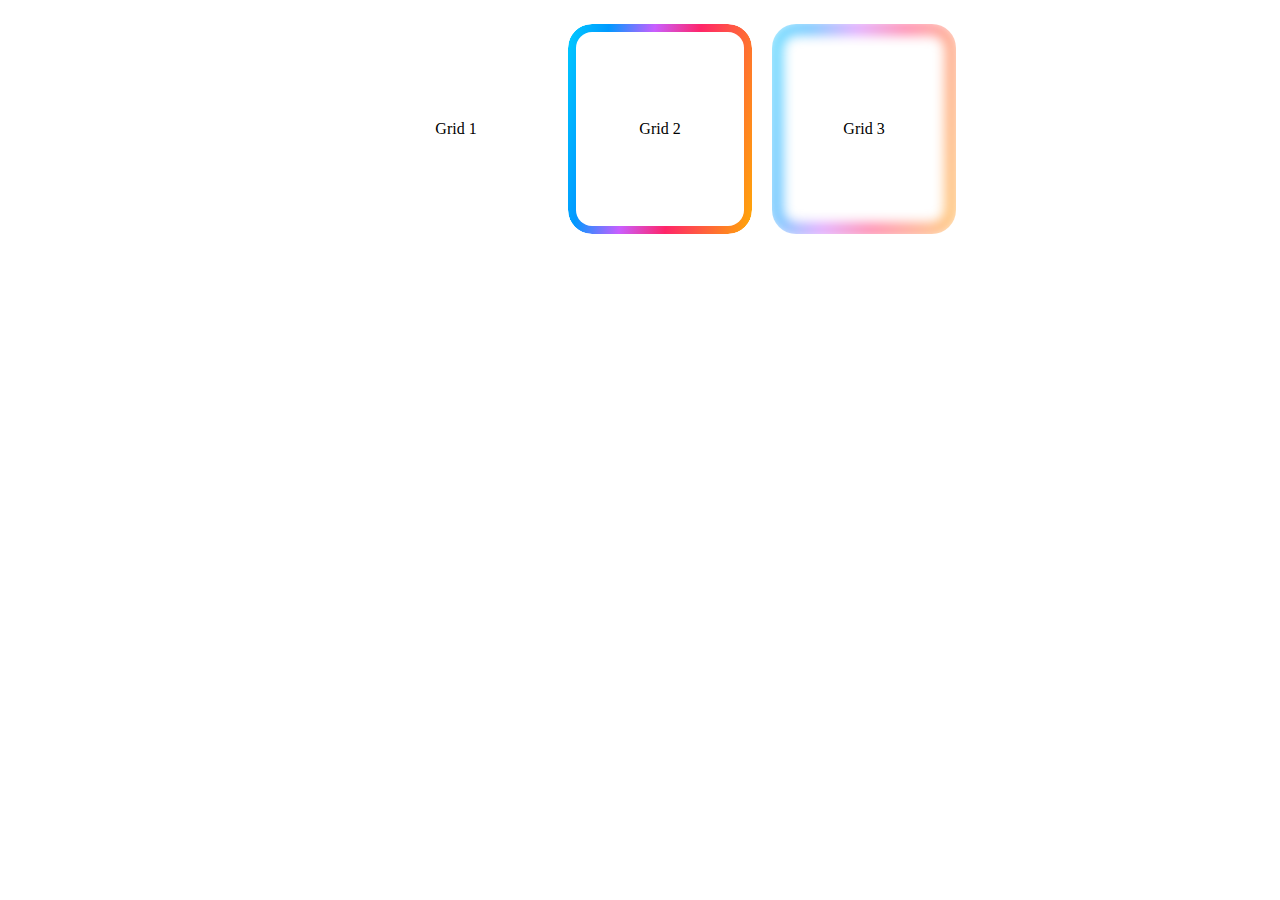
<file: mask.html>
<!DOCTYPE html>
<html lang="en">
	<head>
		<meta charset="UTF-8" />
		<meta name="viewport" content="width=device-width, initial-scale=1.0" />
		<title>Mask Test</title>
	</head>
	<style>
		ul,
		li {
			text-decoration: none;
			list-style: none;
		}

		p {
			margin: 0;
			padding: 0;
		}

		.content-wrapper {
			width: 100%;
			height: 100%;
			display: flex;
			align-items: center;
			justify-content: center;
		}
		.grid-container {
			min-width: 50%;
		}
		.grid {
			display: grid;
			grid-template-areas: "grid-1 grid-2 grid-3";
			gap: 20px;
		}

		.grid-fx-glow {
			--gradient: linear-gradient(100deg, #00d0ff, #09f 20%, #c95eff 40%, #ff2569 60%, #ffb000);
			position: absolute;
			inset: 0;
			z-index: 0;
		}

		.grid-item {
			position: relative;
			border-radius: 24px;
			min-height: 210px;
			/* border: 1px solid rgba(0, 0, 0, 0.1); */
			display: flex;
			align-items: center;
			overflow: hidden;
			justify-content: center;
			padding: 40px;
			box-sizing: border-box;

			p {
				z-index: 1;
			}

			&:nth-child(1) .grid-fx-glow {
				filter: blur(9px);
			}

			&:nth-child(2) .grid-fx-glow {
				--s: calc(100% + 24px);
				background: var(--gradient) 50% / var(--s) var(--s);
				mask: linear-gradient(transparent, transparent), linear-gradient(hsl(0, 0%, 100%), hsl(0, 0%, 100%));
				mask-composite: intersect;
				mask-clip: content-box, border-box;
				border: 8px solid transparent;
				border-radius: 24px;
			}

			&:nth-child(3) .grid-fx-glow {
				--s: calc(120%);
				filter: blur(7px);

				&::before {
					border: 8px solid transparent;
					pointer-events: none;
					content: "";
					position: absolute;
					inset: 0;
					z-index: 0;
					background: var(--gradient) 50% / var(--s) var(--s);
					mask: linear-gradient(transparent, transparent), linear-gradient(hsl(0, 0%, 100%), hsl(0, 0%, 100%));
					mask-clip: padding-box, border-box;
					mask-composite: intersect;
					border-radius: 24px;
				}
			}
		}
	</style>
	<body>
		<div class="content-wrapper">
			<div class="grid-container">
				<ul class="grid">
					<li class="grid-item">
						<div class="grid-fx-glow"></div>
						<p>Grid 1</p>
					</li>
					<li class="grid-item">
						<div class="grid-fx-glow"></div>
						<p>Grid 2</p>
					</li>
					<li class="grid-item">
						<div class="grid-fx-glow"></div>
						<p>Grid 3</p>
					</li>
				</ul>
			</div>
		</div>
	</body>
</html>
</file>
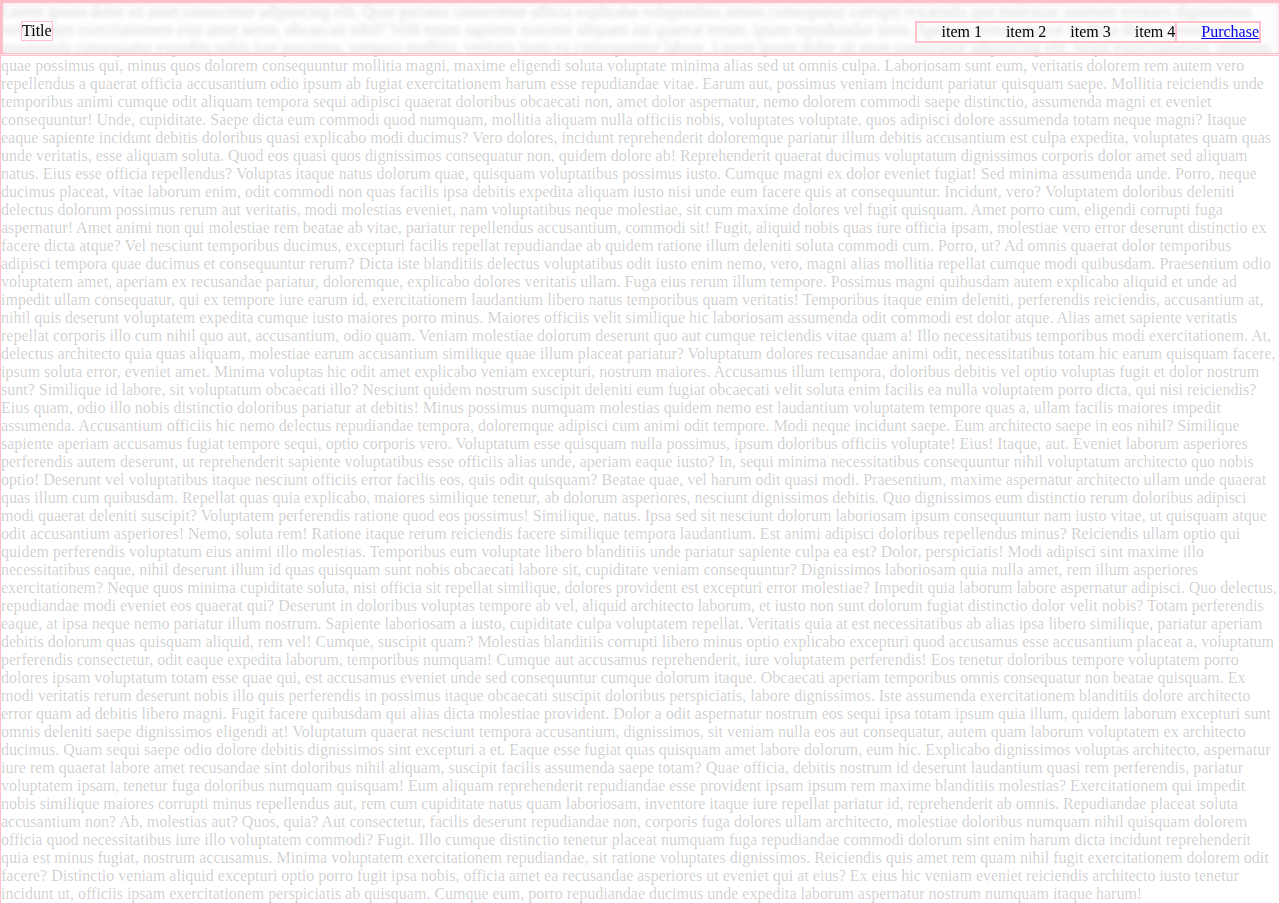
<file: test.html>
<!DOCTYPE html>
<html lang="en">
	<head>
		<meta charset="UTF-8" />
		<meta name="viewport" content="width=device-width, initial-scale=1.0" />
		<link rel="stylesheet" href="test.css" />
		<title>Float Test</title>
	</head>
	<body>
		<div class="float-container">
			<div class="float-wrapper">
				<div class="float-background"></div>
				<div class="float-content-container">
					<div class="float-content-title">Title</div>
					<div class="float-content-menu">
						<div class="float-content-tray">
							<ul class="float-items">
								<li class="float-item">item 1</li>
								<li class="float-item">item 2</li>
								<li class="float-item">item 3</li>
								<li class="float-item">item 4</li>
							</ul>
						</div>
						<!-- tray -->
						<div class="float-content-action">
							<a href="#" class="float-action-button">Purchase</a>
						</div>
					</div>
				</div>
			</div>
		</div>
		<div class="non-float">
			Lorem ipsum dolor sit amet consectetur adipisicing elit. Quae pariatur consectetur officia explicabo voluptatibus omnis consequatur corrupti reiciendis quo molestiae nostrum veritatis
			dignissimos voluptatum exercitationem eius amet nemo, obcaecati nihil? Velit totam sapiente maxime aliquam aut quaerat rerum, ipsam repudiandae iusto. Aperiam minus placeat mollitia dicta.
			Consectetur assumenda consequatur expedita nobis iure possimus, tempora mollitia, veritatis iusto ex consequuntur labore. Lorem ipsum dolor sit amet consectetur adipisicing elit. Sequi
			exercitationem, dolorum quae possimus qui, minus quos dolorem consequuntur mollitia magni, maxime eligendi soluta voluptate minima alias sed ut omnis culpa. Laboriosam sunt eum, veritatis
			dolorem rem autem vero repellendus a quaerat officia accusantium odio ipsum ab fugiat exercitationem harum esse repudiandae vitae. Earum aut, possimus veniam incidunt pariatur quisquam
			saepe. Mollitia reiciendis unde temporibus animi cumque odit aliquam tempora sequi adipisci quaerat doloribus obcaecati non, amet dolor aspernatur, nemo dolorem commodi saepe distinctio,
			assumenda magni et eveniet consequuntur! Unde, cupiditate. Saepe dicta eum commodi quod numquam, mollitia aliquam nulla officiis nobis, voluptates voluptate, quos adipisci dolore assumenda
			totam neque magni? Itaque eaque sapiente incidunt debitis doloribus quasi explicabo modi ducimus? Vero dolores, incidunt reprehenderit doloremque pariatur illum debitis accusantium est
			culpa expedita, voluptates quam quas unde veritatis, esse aliquam soluta. Quod eos quasi quos dignissimos consequatur non, quidem dolore ab! Reprehenderit quaerat ducimus voluptatum
			dignissimos corporis dolor amet sed aliquam natus. Eius esse officia repellendus? Voluptas itaque natus dolorum quae, quisquam voluptatibus possimus iusto. Cumque magni ex dolor eveniet
			fugiat! Sed minima assumenda unde. Porro, neque ducimus placeat, vitae laborum enim, odit commodi non quas facilis ipsa debitis expedita aliquam iusto nisi unde eum facere quis at
			consequuntur. Incidunt, vero? Voluptatem doloribus deleniti delectus dolorum possimus rerum aut veritatis, modi molestias eveniet, nam voluptatibus neque molestiae, sit cum maxime dolores
			vel fugit quisquam. Amet porro cum, eligendi corrupti fuga aspernatur! Amet animi non qui molestiae rem beatae ab vitae, pariatur repellendus accusantium, commodi sit! Fugit, aliquid nobis
			quas iure officia ipsam, molestiae vero error deserunt distinctio ex facere dicta atque? Vel nesciunt temporibus ducimus, excepturi facilis repellat repudiandae ab quidem ratione illum
			deleniti soluta commodi cum. Porro, ut? Ad omnis quaerat dolor temporibus adipisci tempora quae ducimus et consequuntur rerum? Dicta iste blanditiis delectus voluptatibus odit iusto enim
			nemo, vero, magni alias mollitia repellat cumque modi quibusdam. Praesentium odio voluptatem amet, aperiam ex recusandae pariatur, doloremque, explicabo dolores veritatis ullam. Fuga eius
			rerum illum tempore. Possimus magni quibusdam autem explicabo aliquid et unde ad impedit ullam consequatur, qui ex tempore iure earum id, exercitationem laudantium libero natus temporibus
			quam veritatis! Temporibus itaque enim deleniti, perferendis reiciendis, accusantium at, nihil quis deserunt voluptatem expedita cumque iusto maiores porro minus. Maiores officiis velit
			similique hic laboriosam assumenda odit commodi est dolor atque. Alias amet sapiente veritatis repellat corporis illo cum nihil quo aut, accusantium, odio quam. Veniam molestiae dolorum
			deserunt quo aut cumque reiciendis vitae quam a! Illo necessitatibus temporibus modi exercitationem. At, delectus architecto quia quas aliquam, molestiae earum accusantium similique quae
			illum placeat pariatur? Voluptatum dolores recusandae animi odit, necessitatibus totam hic earum quisquam facere, ipsum soluta error, eveniet amet. Minima voluptas hic odit amet explicabo
			veniam excepturi, nostrum maiores. Accusamus illum tempora, doloribus debitis vel optio voluptas fugit et dolor nostrum sunt? Similique id labore, sit voluptatum obcaecati illo? Nesciunt
			quidem nostrum suscipit deleniti eum fugiat obcaecati velit soluta enim facilis ea nulla voluptatem porro dicta, qui nisi reiciendis? Eius quam, odio illo nobis distinctio doloribus
			pariatur at debitis! Minus possimus numquam molestias quidem nemo est laudantium voluptatem tempore quas a, ullam facilis maiores impedit assumenda. Accusantium officiis hic nemo delectus
			repudiandae tempora, doloremque adipisci cum animi odit tempore. Modi neque incidunt saepe. Eum architecto saepe in eos nihil? Similique sapiente aperiam accusamus fugiat tempore sequi,
			optio corporis vero. Voluptatum esse quisquam nulla possimus, ipsum doloribus officiis voluptate! Eius! Itaque, aut. Eveniet laborum asperiores perferendis autem deserunt, ut reprehenderit
			sapiente voluptatibus esse officiis alias unde, aperiam eaque iusto? In, sequi minima necessitatibus consequuntur nihil voluptatum architecto quo nobis optio! Deserunt vel voluptatibus
			itaque nesciunt officiis error facilis eos, quis odit quisquam? Beatae quae, vel harum odit quasi modi. Praesentium, maxime aspernatur architecto ullam unde quaerat quas illum cum
			quibusdam. Repellat quas quia explicabo, maiores similique tenetur, ab dolorum asperiores, nesciunt dignissimos debitis. Quo dignissimos eum distinctio rerum doloribus adipisci modi
			quaerat deleniti suscipit? Voluptatem perferendis ratione quod eos possimus! Similique, natus. Ipsa sed sit nesciunt dolorum laboriosam ipsum consequuntur nam iusto vitae, ut quisquam
			atque odit accusantium asperiores! Nemo, soluta rem! Ratione itaque rerum reiciendis facere similique tempora laudantium. Est animi adipisci doloribus repellendus minus? Reiciendis ullam
			optio qui quidem perferendis voluptatum eius animi illo molestias. Temporibus eum voluptate libero blanditiis unde pariatur sapiente culpa ea est? Dolor, perspiciatis! Modi adipisci sint
			maxime illo necessitatibus eaque, nihil deserunt illum id quas quisquam sunt nobis obcaecati labore sit, cupiditate veniam consequuntur? Dignissimos laboriosam quia nulla amet, rem illum
			asperiores exercitationem? Neque quos minima cupiditate soluta, nisi officia sit repellat similique, dolores provident est excepturi error molestiae? Impedit quia laborum labore aspernatur
			adipisci. Quo delectus, repudiandae modi eveniet eos quaerat qui? Deserunt in doloribus voluptas tempore ab vel, aliquid architecto laborum, et iusto non sunt dolorum fugiat distinctio
			dolor velit nobis? Totam perferendis eaque, at ipsa neque nemo pariatur illum nostrum. Sapiente laboriosam a iusto, cupiditate culpa voluptatem repellat. Veritatis quia at est
			necessitatibus ab alias ipsa libero similique, pariatur aperiam debitis dolorum quas quisquam aliquid, rem vel! Cumque, suscipit quam? Molestias blanditiis corrupti libero minus optio
			explicabo excepturi quod accusamus esse accusantium placeat a, voluptatum perferendis consectetur, odit eaque expedita laborum, temporibus numquam! Cumque aut accusamus reprehenderit, iure
			voluptatem perferendis! Eos tenetur doloribus tempore voluptatem porro dolores ipsam voluptatum totam esse quae qui, est accusamus eveniet unde sed consequuntur cumque dolorum itaque.
			Obcaecati aperiam temporibus omnis consequatur non beatae quisquam. Ex modi veritatis rerum deserunt nobis illo quis perferendis in possimus itaque obcaecati suscipit doloribus
			perspiciatis, labore dignissimos. Iste assumenda exercitationem blanditiis dolore architecto error quam ad debitis libero magni. Fugit facere quibusdam qui alias dicta molestiae provident.
			Dolor a odit aspernatur nostrum eos sequi ipsa totam ipsum quia illum, quidem laborum excepturi sunt omnis deleniti saepe dignissimos eligendi at! Voluptatum quaerat nesciunt tempora
			accusantium, dignissimos, sit veniam nulla eos aut consequatur, autem quam laborum voluptatem ex architecto ducimus. Quam sequi saepe odio dolore debitis dignissimos sint excepturi a et.
			Eaque esse fugiat quas quisquam amet labore dolorum, eum hic. Explicabo dignissimos voluptas architecto, aspernatur iure rem quaerat labore amet recusandae sint doloribus nihil aliquam,
			suscipit facilis assumenda saepe totam? Quae officia, debitis nostrum id deserunt laudantium quasi rem perferendis, pariatur voluptatem ipsam, tenetur fuga doloribus numquam quisquam! Eum
			aliquam reprehenderit repudiandae esse provident ipsam ipsum rem maxime blanditiis molestias? Exercitationem qui impedit nobis similique maiores corrupti minus repellendus aut, rem cum
			cupiditate natus quam laboriosam, inventore itaque iure repellat pariatur id, reprehenderit ab omnis. Repudiandae placeat soluta accusantium non? Ab, molestias aut? Quos, quia? Aut
			consectetur, facilis deserunt repudiandae non, corporis fuga dolores ullam architecto, molestiae doloribus numquam nihil quisquam dolorem officia quod necessitatibus iure illo voluptatem
			commodi? Fugit. Illo cumque distinctio tenetur placeat numquam fuga repudiandae commodi dolorum sint enim harum dicta incidunt reprehenderit quia est minus fugiat, nostrum accusamus.
			Minima voluptatem exercitationem repudiandae, sit ratione voluptates dignissimos. Reiciendis quis amet rem quam nihil fugit exercitationem dolorem odit facere? Distinctio veniam aliquid
			excepturi optio porro fugit ipsa nobis, officia amet ea recusandae asperiores ut eveniet qui at eius? Ex eius hic veniam eveniet reiciendis architecto iusto tenetur incidunt ut, officiis
			ipsam exercitationem perspiciatis ab quisquam. Cumque eum, porro repudiandae ducimus unde expedita laborum aspernatur nostrum numquam itaque harum!
		</div>
	</body>
</html>
</file>
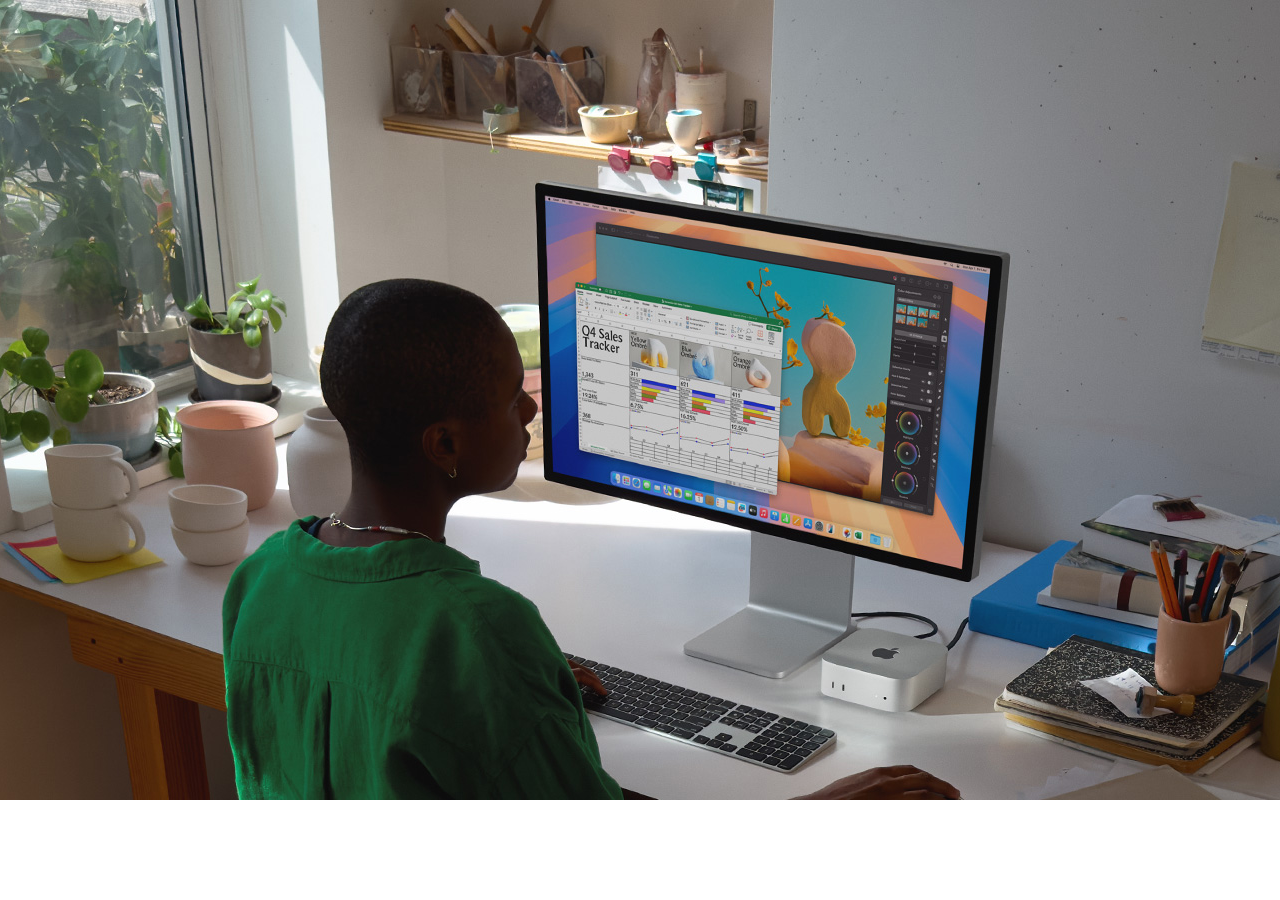
<file: test_image_centering.html>
<!DOCTYPE html>
<html lang="en">
	<head>
		<meta charset="UTF-8" />
		<meta name="viewport" content="width=device-width, initial-scale=1.0" />
		<title>Photo Centering</title>
	</head>
	<style>
		body {
			margin: 0;
			padding: 0;
		}

		* {
			box-sizing: border-box;
		}

		.image-container {
			--width: 2419px;
			--height: 800px;

			display: flex;
			align-items: center;
			justify-content: center;
			height: var(--height);
			width: var(--width);
			max-width: 100%;
		}

		.image {
			display: flex;
			align-items: center;
			justify-content: center;
			width: 100%;
			height: 100%;
			overflow: hidden;
		}

		picture {
			height: var(--height);
			width: var(--width);
		}
	</style>
	<body>
		<section class="my-section">
			<div class="image-container">
				<div class="images">
					<div class="image">
						<picture>
							<source media="(min-width: )" srcset="" />
							<img src="src/imgs/performance_hero_large.jpg" />
						</picture>
					</div>
				</div>
			</div>
		</section>
	</body>
</html>
</file>
<file: test.css>
body {
	margin: 0;
	padding: 0;
}

div {
	border: 0.5px solid pink;
}

ul,
li {
	list-style: none;
	padding: 0;
	margin: 0;
}

.float-container {
	position: sticky;
	top: 0;
}

.float-wrapper {
	position: absolute;
	width: 100%;
	height: auto;
	min-height: 100%;
	top: 0;
	left: 0;
	isolation: isolate;
}

.float-background {
	position: absolute;
	z-index: -1;
	background: rgba(250, 250, 252, 0.2);
	backdrop-filter: blur(2px);
	width: 100%;
	height: 100%;
}

.float-content-container {
	padding: 18px;
	height: 14px;
	margin: 0 auto;
}

.float-content-menu {
	float: right;
}

.float-content-title {
	float: left;
}

.float-item {
	float: left;
	margin-left: 24px;
}

.float-content-tray {
	float: left;
}

.float-content-action {
	float: left;
}

.float-action-button {
	margin-left: 24px;
}

.non-float {
	--non-float-color: rgba(0, 0, 0, 0.2);
	color: var(--non-float-color);
}
</file>
